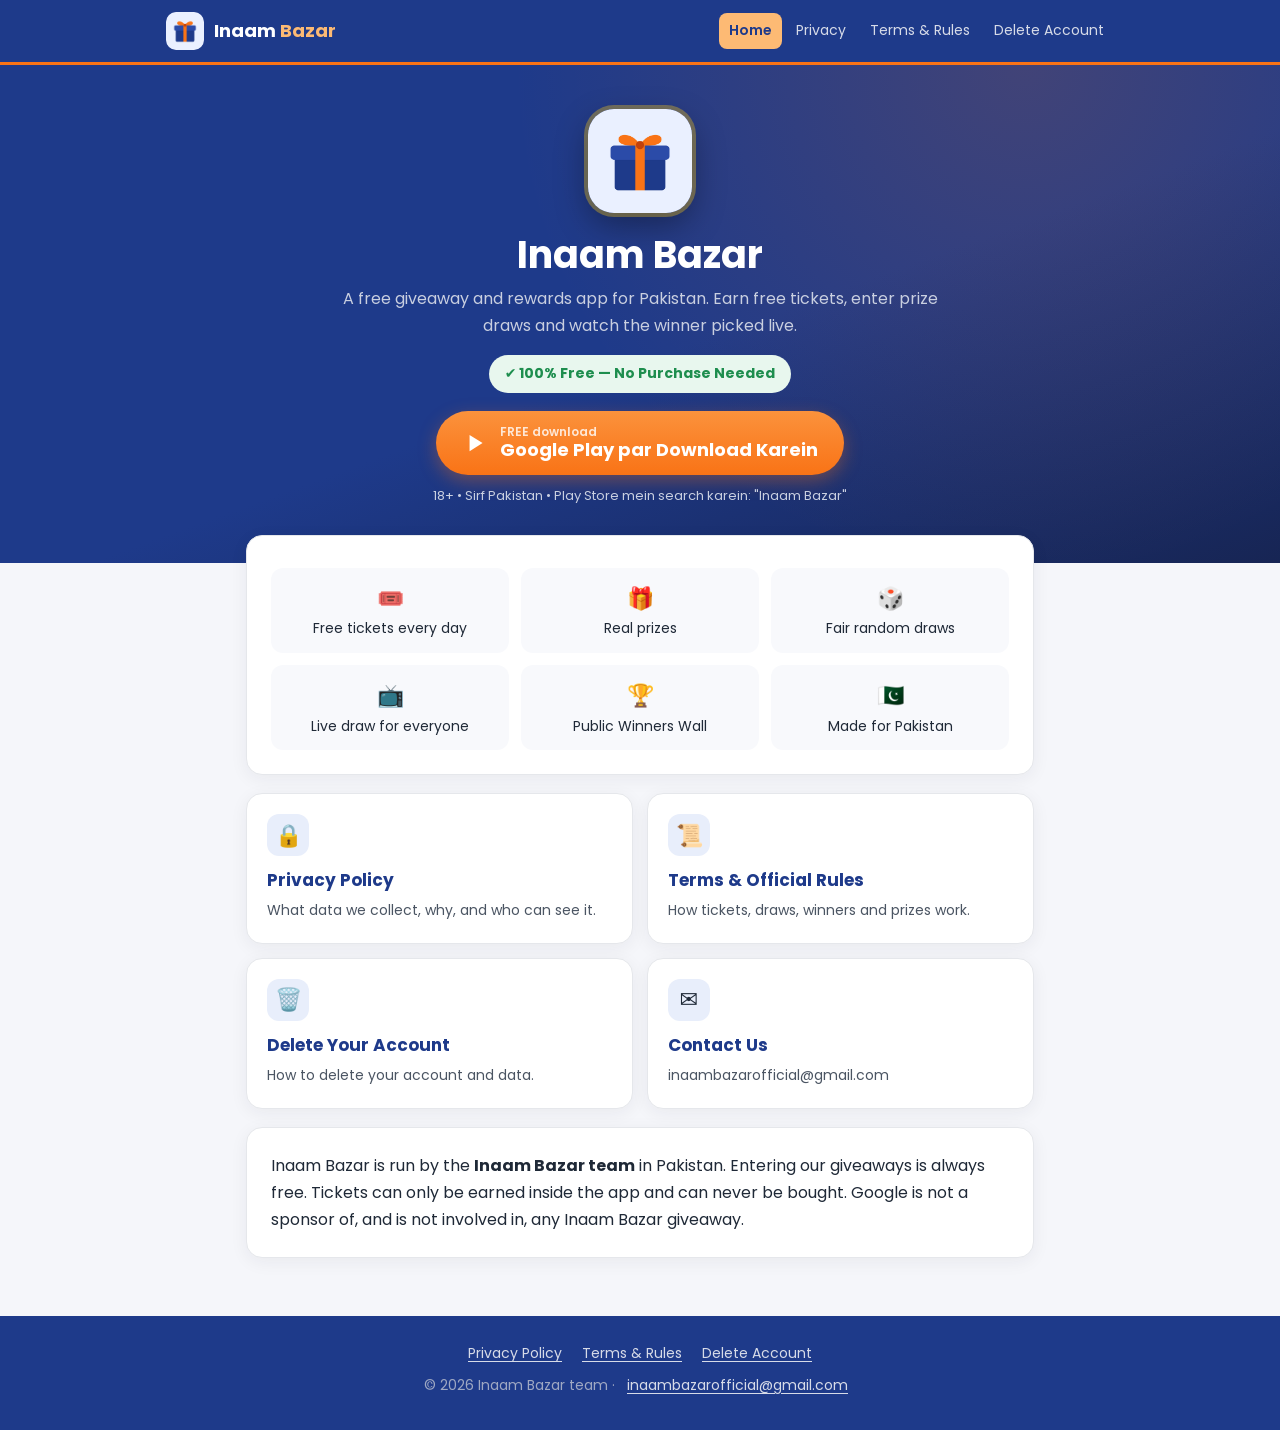
<file: index.html>
<!doctype html>
<html lang="en">
<head>
  <meta charset="utf-8">
  <meta name="viewport" content="width=device-width, initial-scale=1">
  <title>Inaam Bazar — Free Giveaways for Pakistan</title>
  <meta name="description" content="Inaam Bazar is a 100% free giveaway and rewards app for Pakistan. Earn free tickets, enter prize draws and watch winners live. No purchase needed.">
  <link rel="icon" type="image/png" href="logo.png">
  <link rel="preconnect" href="https://fonts.googleapis.com">
  <link rel="preconnect" href="https://fonts.gstatic.com" crossorigin>
  <link href="https://fonts.googleapis.com/css2?family=Poppins:wght@400;600;700&display=swap" rel="stylesheet">
  <link rel="stylesheet" href="style.css">
</head>
<body>
  <header class="topbar">
    <div class="topbar-inner">
      <a class="brand" href="./"><img src="logo.png" alt=""><span>Inaam <b>Bazar</b></span></a>
      <nav class="nav">
        <a href="./" class="active">Home</a>
        <a href="privacy.html">Privacy</a>
        <a href="terms.html">Terms &amp; Rules</a>
        <a href="delete-account.html">Delete Account</a>
      </nav>
    </div>
  </header>

  <div class="hero">
    <img class="hero-logo" src="logo.png" alt="Inaam Bazar logo">
    <h1>Inaam Bazar</h1>
    <p>A free giveaway and rewards app for Pakistan. Earn free tickets, enter prize draws and watch the winner picked live.</p>
    <div class="badge-free">✔ 100% Free — No Purchase Needed</div>
    <div>
      <a class="play-btn" href="https://play.google.com/store/apps/details?id=com.inaambazar.inaam_bazar">
        <svg viewBox="0 0 24 24" width="26" height="26" aria-hidden="true"><path d="M7 4.5v15l12-7.5z" fill="currentColor"/></svg>
        <span><small>FREE download</small>Google Play par Download Karein</span>
      </a>
    </div>
    <p class="play-note">18+ • Sirf Pakistan • Play Store mein search karein: "Inaam Bazar"</p>
  </div>

  <main>
    <div class="card">
      <ul class="features">
        <li><b>🎟️</b>Free tickets every day</li>
        <li><b>🎁</b>Real prizes</li>
        <li><b>🎲</b>Fair random draws</li>
        <li><b>📺</b>Live draw for everyone</li>
        <li><b>🏆</b>Public Winners Wall</li>
        <li><b>🇵🇰</b>Made for Pakistan</li>
      </ul>
    </div>

    <div class="tiles">
      <a class="tile" href="privacy.html">
        <div class="icon">🔒</div>
        <h3>Privacy Policy</h3>
        <p>What data we collect, why, and who can see it.</p>
      </a>
      <a class="tile" href="terms.html">
        <div class="icon">📜</div>
        <h3>Terms &amp; Official Rules</h3>
        <p>How tickets, draws, winners and prizes work.</p>
      </a>
      <a class="tile" href="delete-account.html">
        <div class="icon">🗑️</div>
        <h3>Delete Your Account</h3>
        <p>How to delete your account and data.</p>
      </a>
      <a class="tile" href="mailto:inaambazarofficial@gmail.com">
        <div class="icon">✉️</div>
        <h3>Contact Us</h3>
        <p>inaambazarofficial@gmail.com</p>
      </a>
    </div>

    <div class="card" style="margin-top:18px">
      <p style="margin:0">Inaam Bazar is run by the <b>Inaam Bazar team</b> in Pakistan. Entering our giveaways is always free. Tickets can only be earned inside the app and can never be bought. Google is not a sponsor of, and is not involved in, any Inaam Bazar giveaway.</p>
    </div>
  </main>

  <footer>
    <a href="privacy.html">Privacy Policy</a>
    <a href="terms.html">Terms &amp; Rules</a>
    <a href="delete-account.html">Delete Account</a>
    <p>© 2026 Inaam Bazar team · <a href="mailto:inaambazarofficial@gmail.com">inaambazarofficial@gmail.com</a></p>
  </footer>
</body>
</html>
</file>
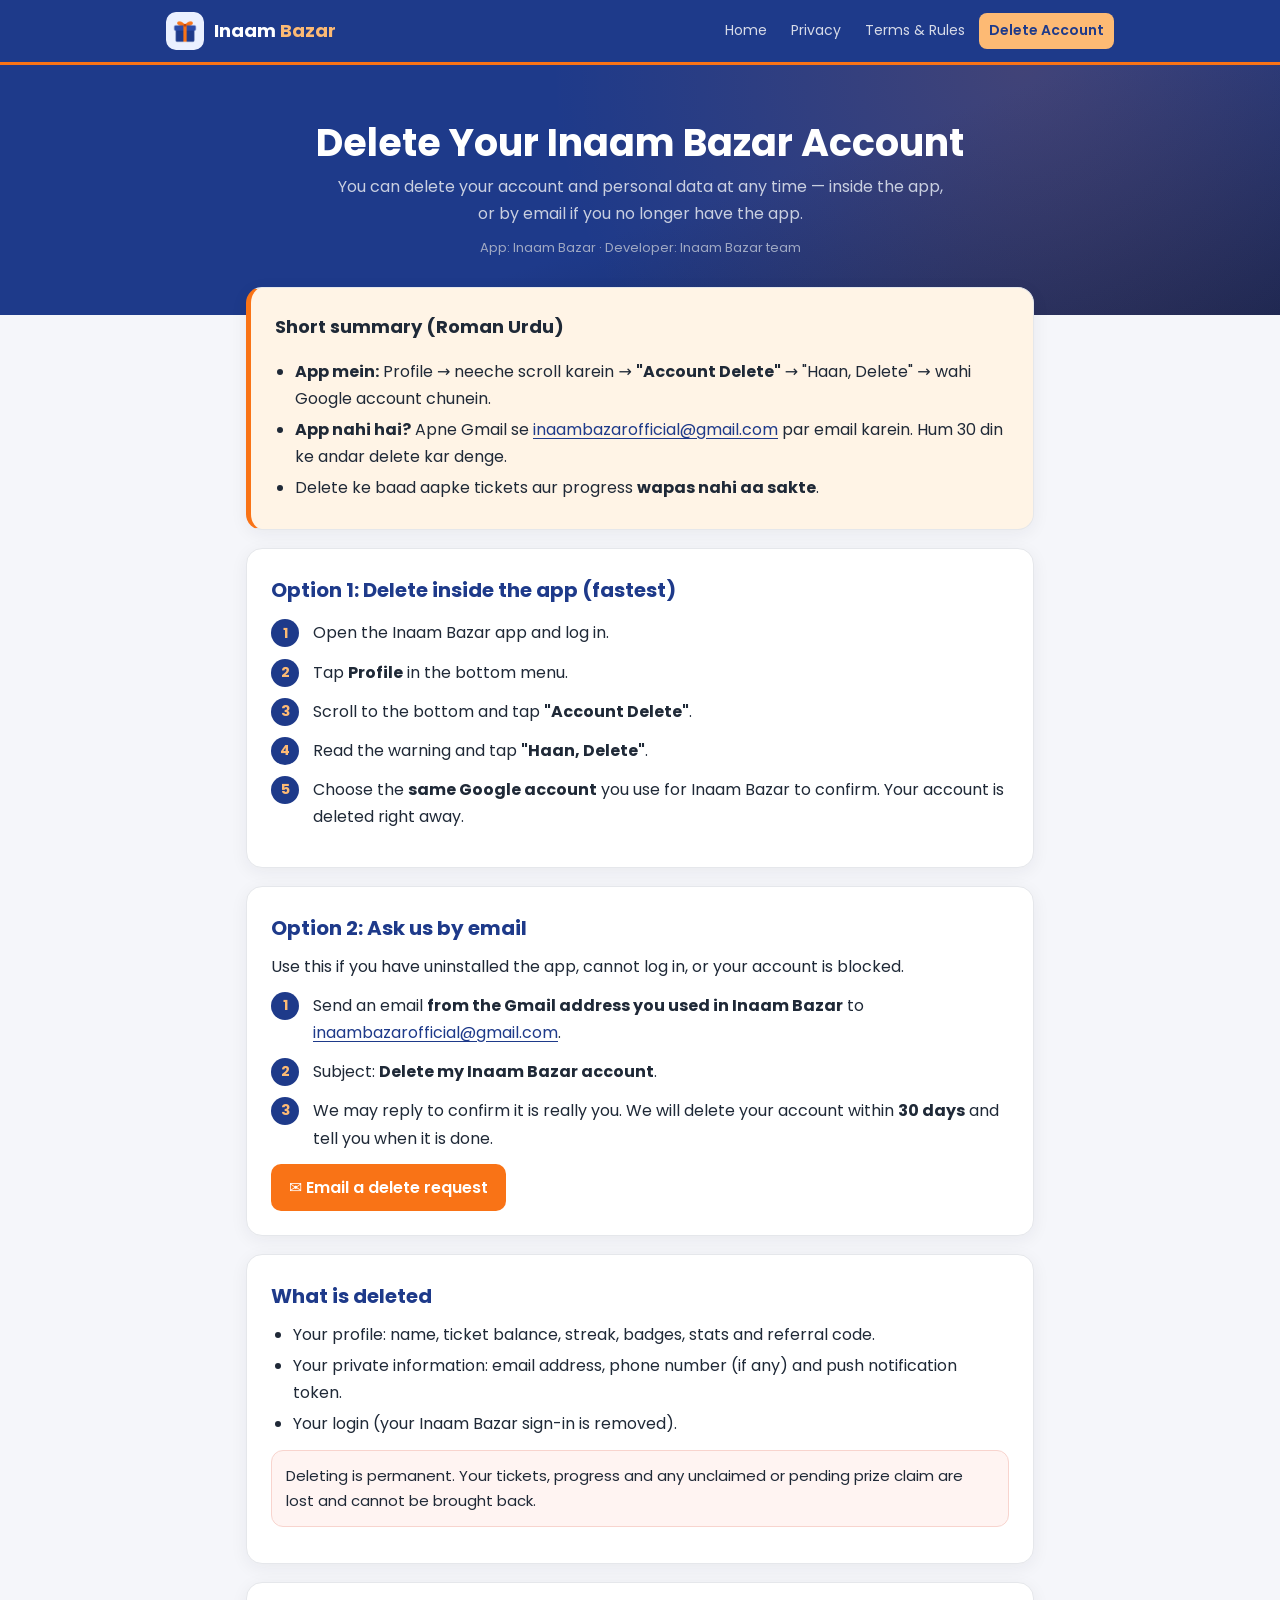
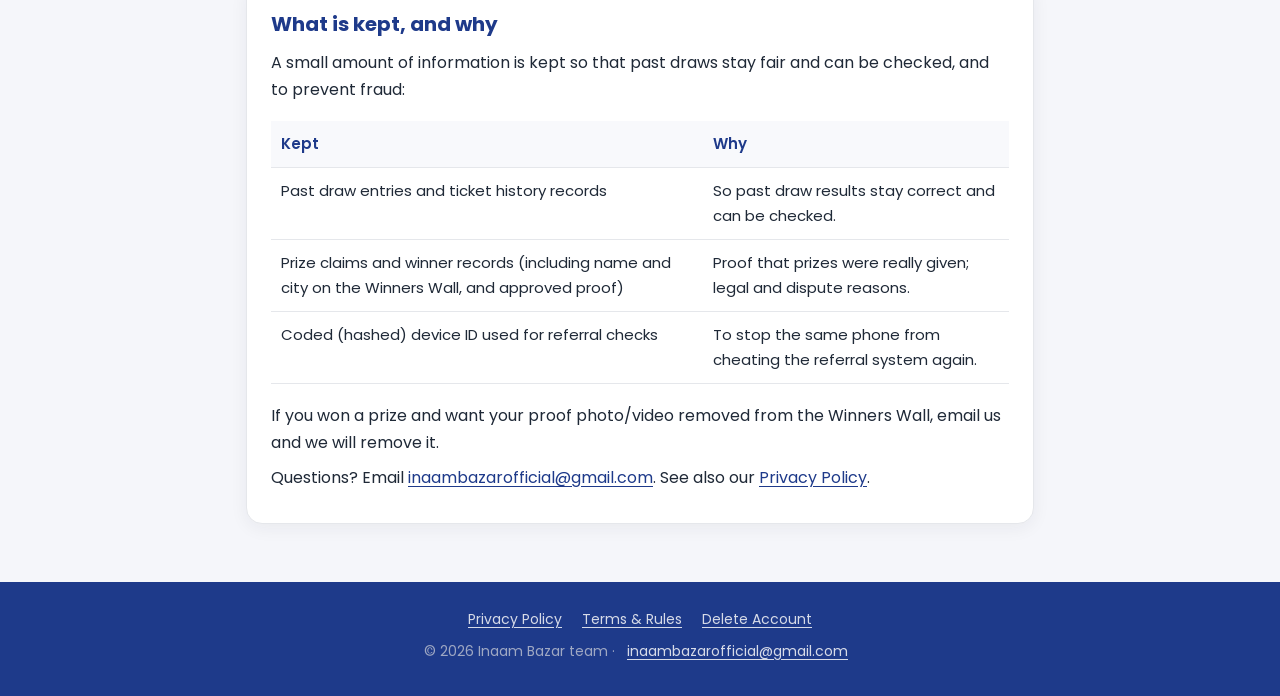
<file: delete-account.html>
<!doctype html>
<html lang="en">
<head>
  <meta charset="utf-8">
  <meta name="viewport" content="width=device-width, initial-scale=1">
  <title>Delete Your Account — Inaam Bazar</title>
  <meta name="description" content="How to delete your Inaam Bazar account and data, inside the app or by email, and what data is deleted or kept.">
  <link rel="icon" type="image/png" href="logo.png">
  <link rel="preconnect" href="https://fonts.googleapis.com">
  <link rel="preconnect" href="https://fonts.gstatic.com" crossorigin>
  <link href="https://fonts.googleapis.com/css2?family=Poppins:wght@400;600;700&display=swap" rel="stylesheet">
  <link rel="stylesheet" href="style.css">
</head>
<body>
  <header class="topbar">
    <div class="topbar-inner">
      <a class="brand" href="./"><img src="logo.png" alt=""><span>Inaam <b>Bazar</b></span></a>
      <nav class="nav">
        <a href="./">Home</a>
        <a href="privacy.html">Privacy</a>
        <a href="terms.html">Terms &amp; Rules</a>
        <a href="delete-account.html" class="active">Delete Account</a>
      </nav>
    </div>
  </header>

  <div class="hero">
    <h1>Delete Your Inaam Bazar Account</h1>
    <p>You can delete your account and personal data at any time — inside the app, or by email if you no longer have the app.</p>
    <div class="updated">App: Inaam Bazar · Developer: Inaam Bazar team</div>
  </div>

  <main>
    <div class="card summary">
      <h2>Short summary (Roman Urdu)</h2>
      <ul>
        <li><b>App mein:</b> Profile → neeche scroll karein → <b>"Account Delete"</b> → "Haan, Delete" → wahi Google account chunein.</li>
        <li><b>App nahi hai?</b> Apne Gmail se <a href="mailto:inaambazarofficial@gmail.com?subject=Delete%20my%20Inaam%20Bazar%20account">inaambazarofficial@gmail.com</a> par email karein. Hum 30 din ke andar delete kar denge.</li>
        <li>Delete ke baad aapke tickets aur progress <b>wapas nahi aa sakte</b>.</li>
      </ul>
    </div>

    <section class="card">
      <h2>Option 1: Delete inside the app (fastest)</h2>
      <ol class="steps">
        <li>Open the Inaam Bazar app and log in.</li>
        <li>Tap <b>Profile</b> in the bottom menu.</li>
        <li>Scroll to the bottom and tap <b>"Account Delete"</b>.</li>
        <li>Read the warning and tap <b>"Haan, Delete"</b>.</li>
        <li>Choose the <b>same Google account</b> you use for Inaam Bazar to confirm. Your account is deleted right away.</li>
      </ol>
    </section>

    <section class="card">
      <h2>Option 2: Ask us by email</h2>
      <p>Use this if you have uninstalled the app, cannot log in, or your account is blocked.</p>
      <ol class="steps">
        <li>Send an email <b>from the Gmail address you used in Inaam Bazar</b> to <a href="mailto:inaambazarofficial@gmail.com?subject=Delete%20my%20Inaam%20Bazar%20account">inaambazarofficial@gmail.com</a>.</li>
        <li>Subject: <b>Delete my Inaam Bazar account</b>.</li>
        <li>We may reply to confirm it is really you. We will delete your account within <b>30 days</b> and tell you when it is done.</li>
      </ol>
      <p style="margin-bottom:0"><a class="btn" href="mailto:inaambazarofficial@gmail.com?subject=Delete%20my%20Inaam%20Bazar%20account">✉️ Email a delete request</a></p>
    </section>

    <section class="card">
      <h2>What is deleted</h2>
      <ul>
        <li>Your profile: name, ticket balance, streak, badges, stats and referral code.</li>
        <li>Your private information: email address, phone number (if any) and push notification token.</li>
        <li>Your login (your Inaam Bazar sign-in is removed).</li>
      </ul>
      <div class="note warn">Deleting is permanent. Your tickets, progress and any unclaimed or pending prize claim are lost and cannot be brought back.</div>
    </section>

    <section class="card">
      <h2>What is kept, and why</h2>
      <p>A small amount of information is kept so that past draws stay fair and can be checked, and to prevent fraud:</p>
      <div class="table-wrap">
        <table>
          <tr><th>Kept</th><th>Why</th></tr>
          <tr><td>Past draw entries and ticket history records</td><td>So past draw results stay correct and can be checked.</td></tr>
          <tr><td>Prize claims and winner records (including name and city on the Winners Wall, and approved proof)</td><td>Proof that prizes were really given; legal and dispute reasons.</td></tr>
          <tr><td>Coded (hashed) device ID used for referral checks</td><td>To stop the same phone from cheating the referral system again.</td></tr>
        </table>
      </div>
      <p>If you won a prize and want your proof photo/video removed from the Winners Wall, email us and we will remove it.</p>
      <p>Questions? Email <a href="mailto:inaambazarofficial@gmail.com">inaambazarofficial@gmail.com</a>. See also our <a href="privacy.html">Privacy Policy</a>.</p>
    </section>
  </main>

  <footer>
    <a href="privacy.html">Privacy Policy</a>
    <a href="terms.html">Terms &amp; Rules</a>
    <a href="delete-account.html">Delete Account</a>
    <p>© 2026 Inaam Bazar team · <a href="mailto:inaambazarofficial@gmail.com">inaambazarofficial@gmail.com</a></p>
  </footer>
</body>
</html>
</file>
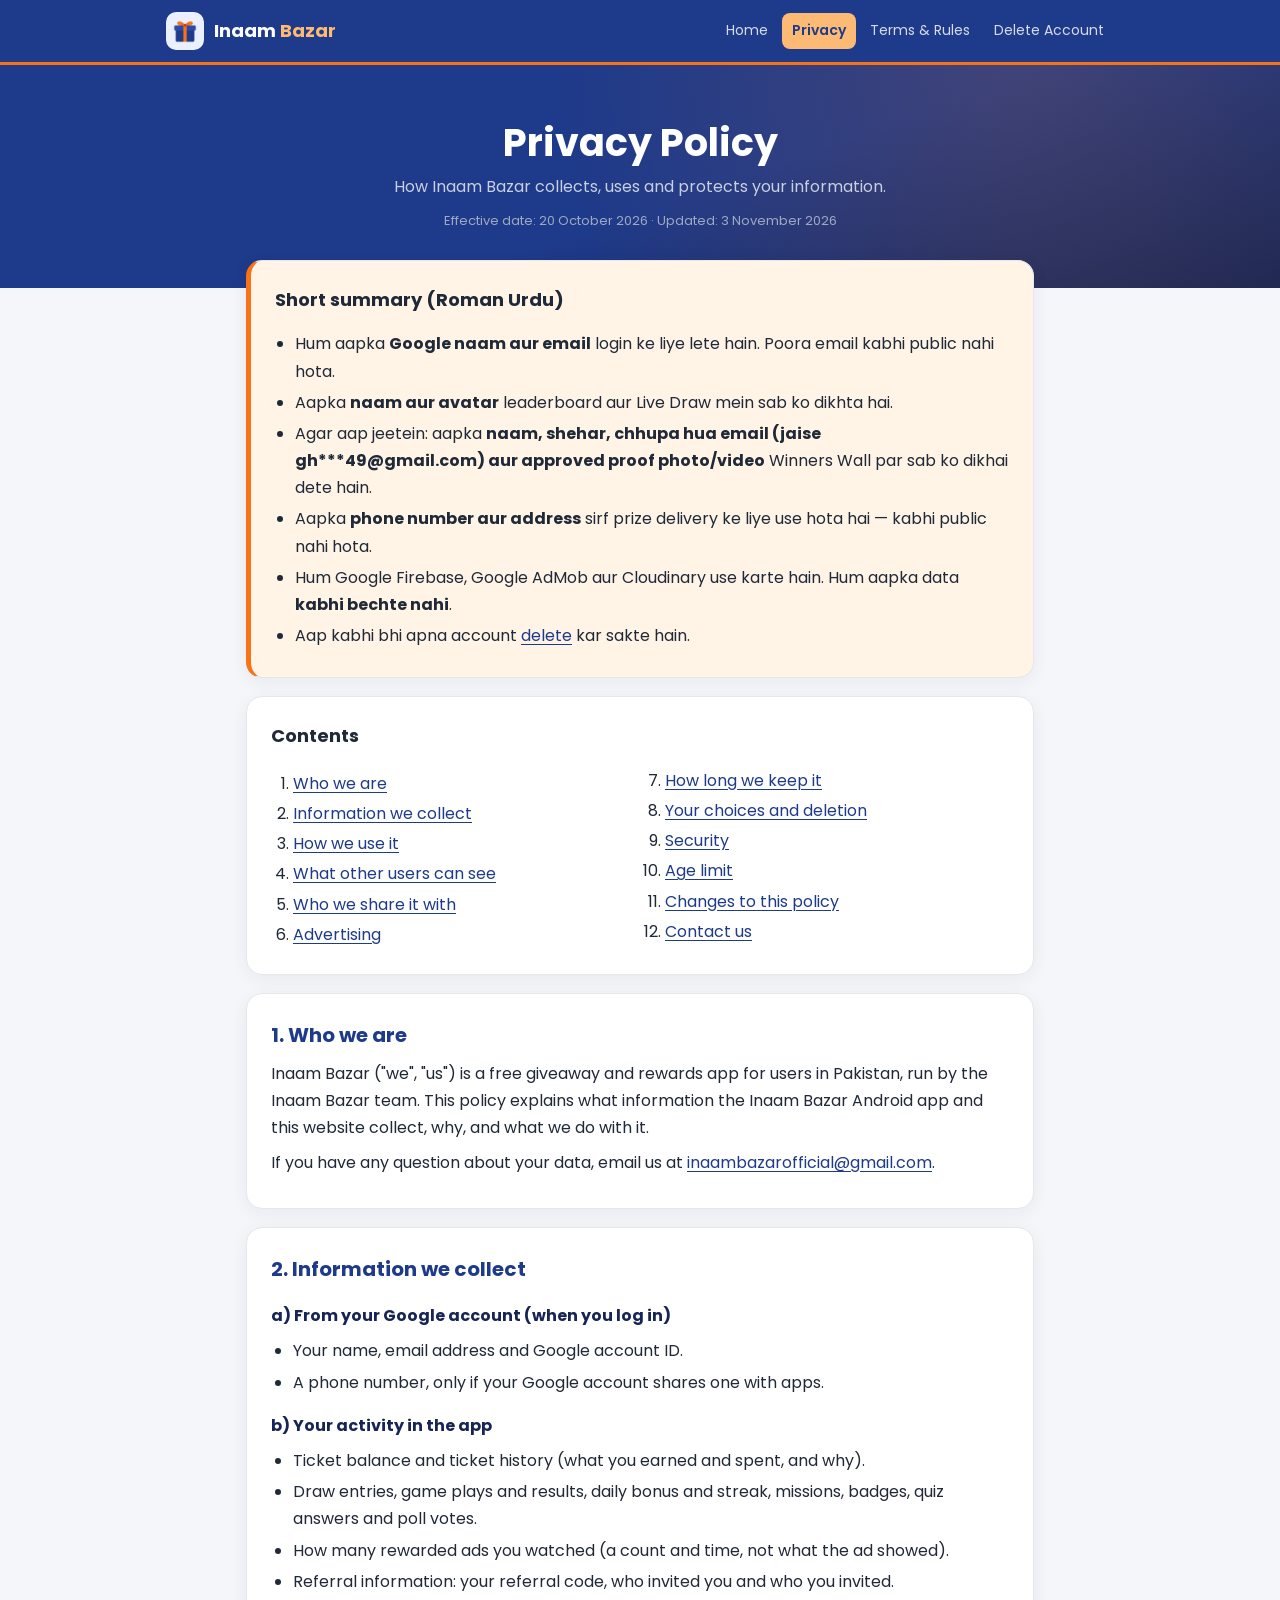
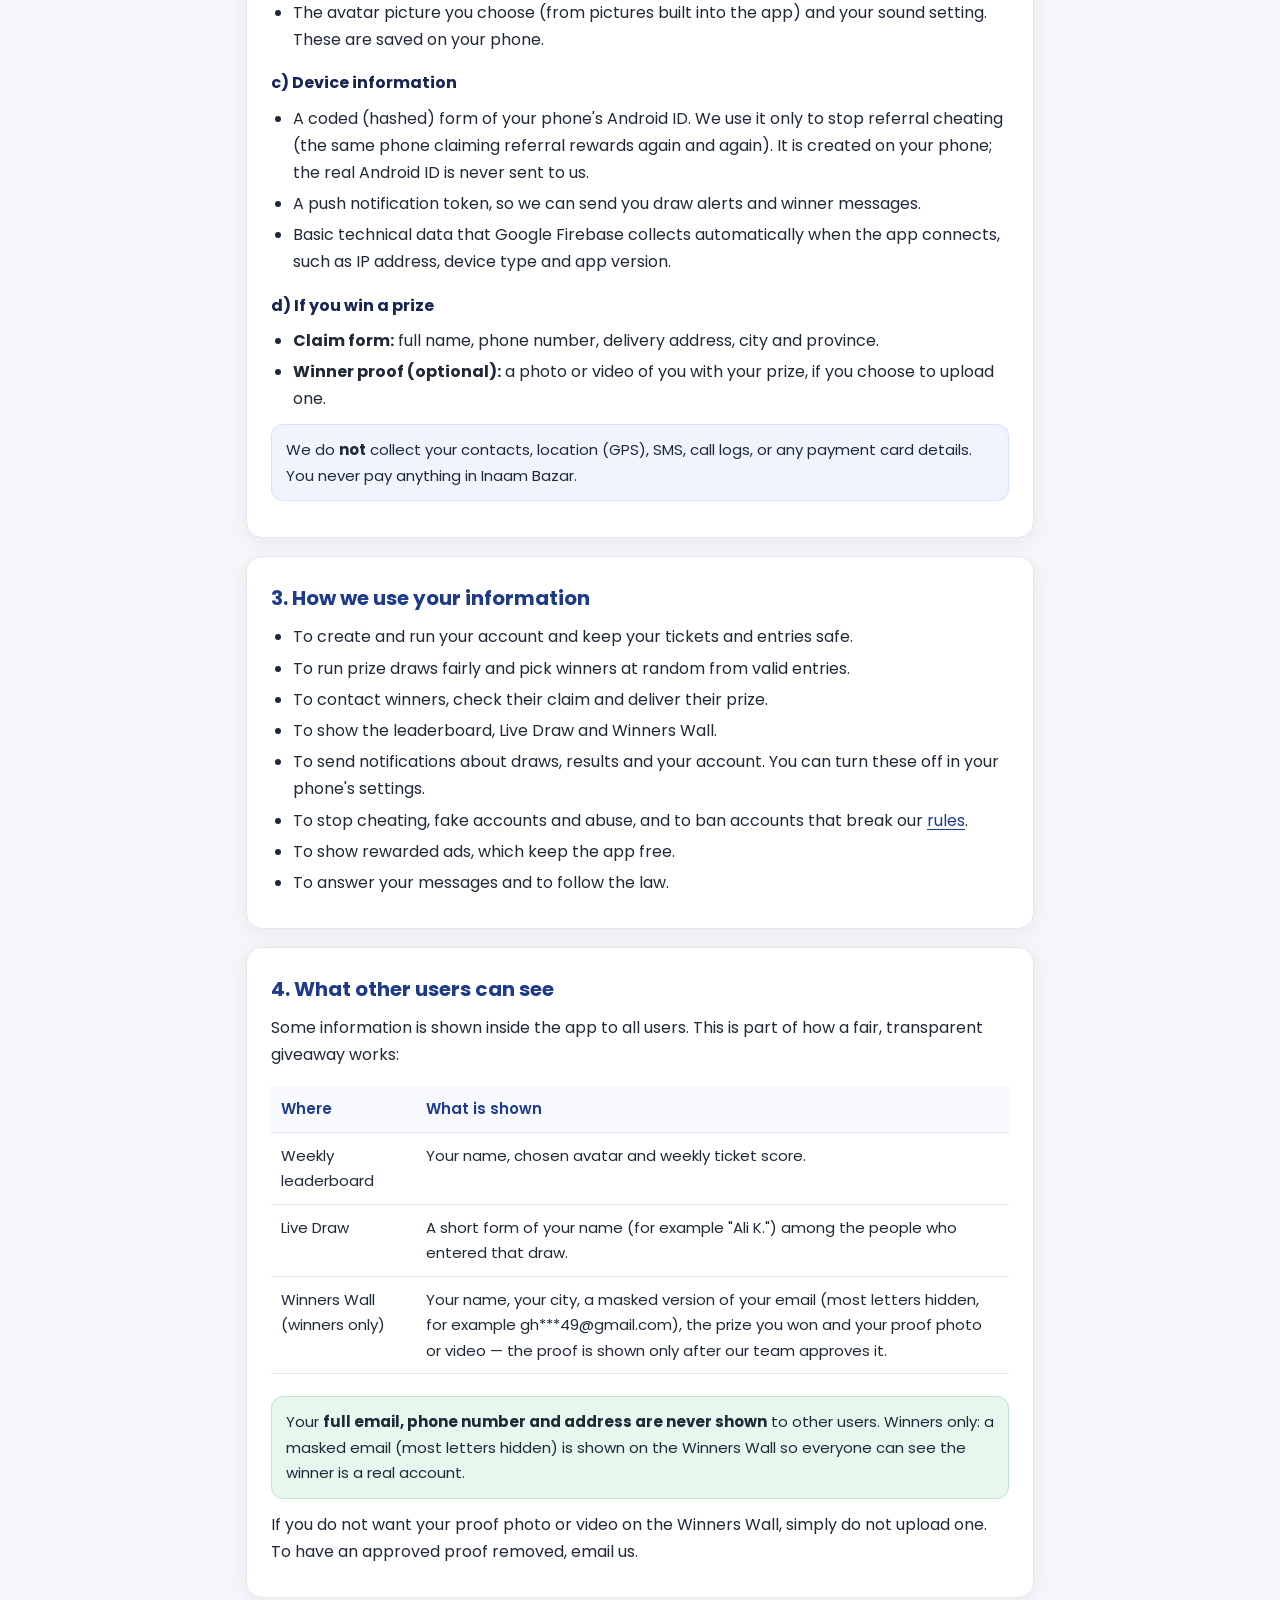
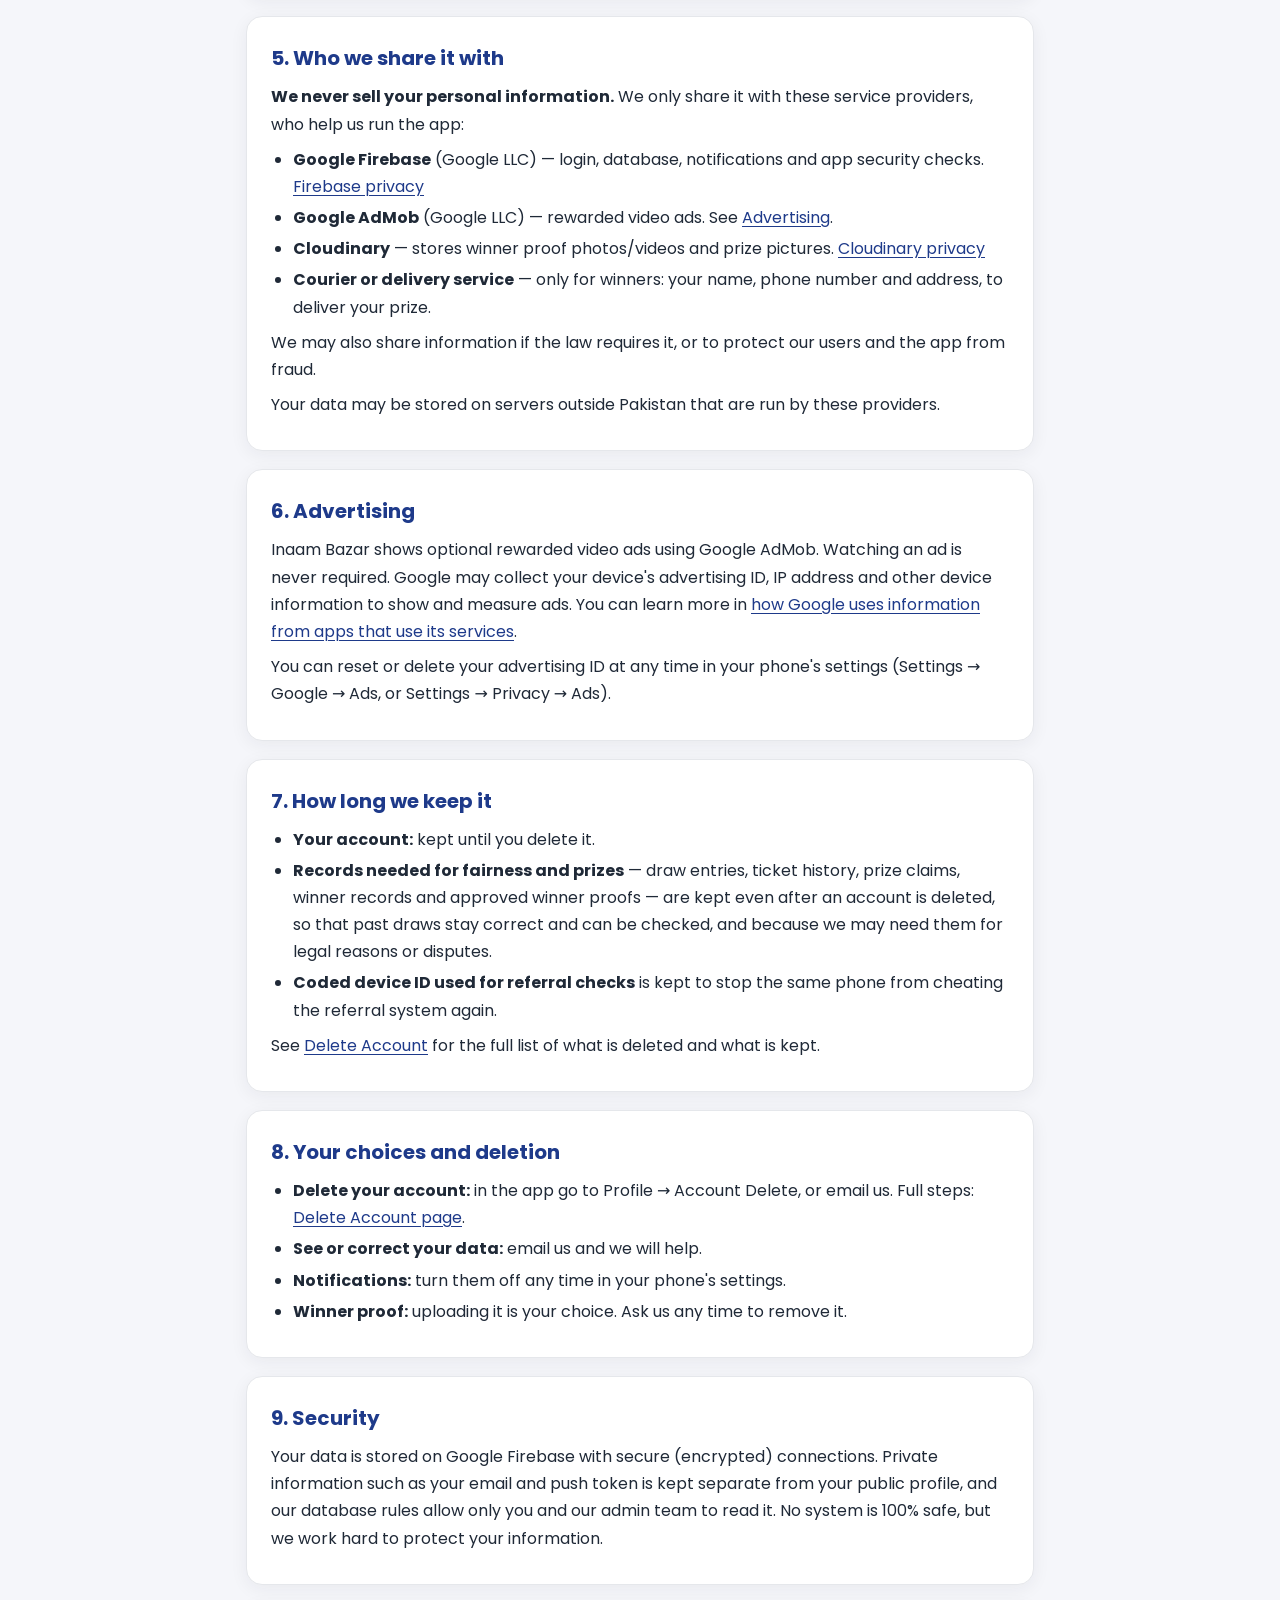
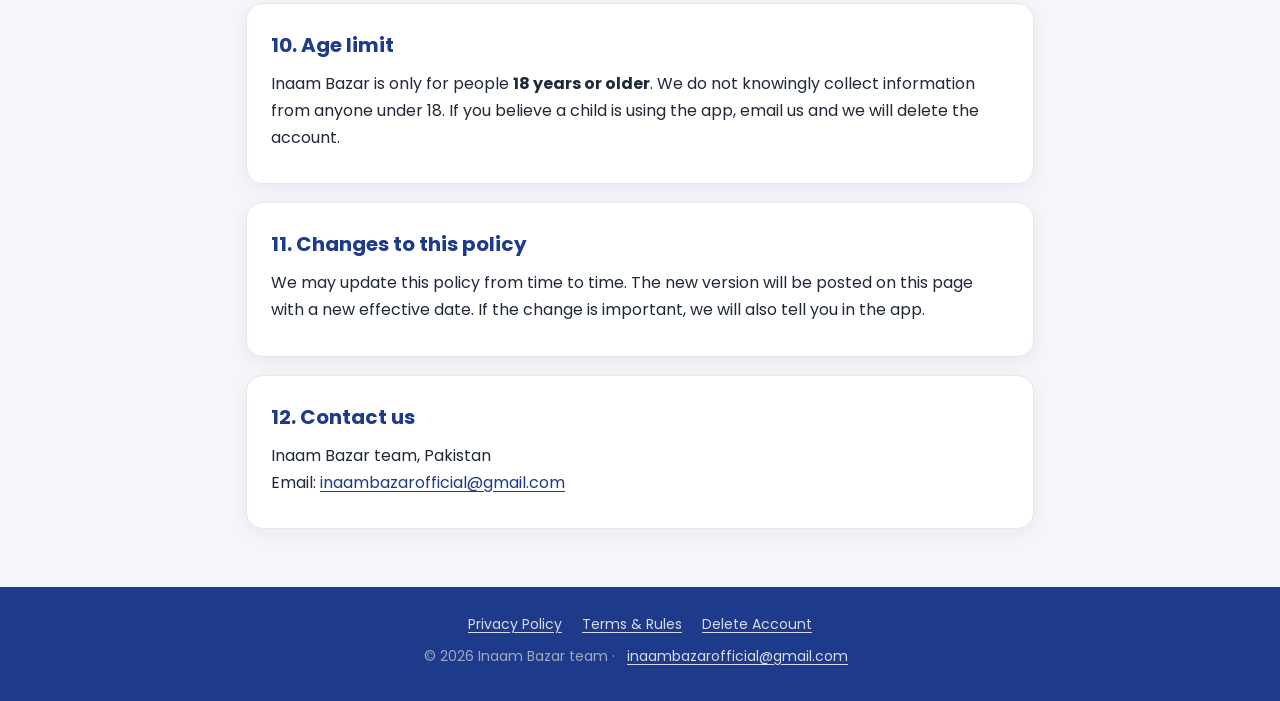
<file: privacy.html>
<!doctype html>
<html lang="en">
<head>
  <meta charset="utf-8">
  <meta name="viewport" content="width=device-width, initial-scale=1">
  <title>Privacy Policy — Inaam Bazar</title>
  <meta name="description" content="Inaam Bazar Privacy Policy: what data the app collects, how it is used, what is public, and how to delete your account.">
  <link rel="icon" type="image/png" href="logo.png">
  <link rel="preconnect" href="https://fonts.googleapis.com">
  <link rel="preconnect" href="https://fonts.gstatic.com" crossorigin>
  <link href="https://fonts.googleapis.com/css2?family=Poppins:wght@400;600;700&display=swap" rel="stylesheet">
  <link rel="stylesheet" href="style.css">
</head>
<body>
  <header class="topbar">
    <div class="topbar-inner">
      <a class="brand" href="./"><img src="logo.png" alt=""><span>Inaam <b>Bazar</b></span></a>
      <nav class="nav">
        <a href="./">Home</a>
        <a href="privacy.html" class="active">Privacy</a>
        <a href="terms.html">Terms &amp; Rules</a>
        <a href="delete-account.html">Delete Account</a>
      </nav>
    </div>
  </header>

  <div class="hero">
    <h1>Privacy Policy</h1>
    <p>How Inaam Bazar collects, uses and protects your information.</p>
    <div class="updated">Effective date: 20 October 2026 · Updated: 3 November 2026</div>
  </div>

  <main>
    <div class="card summary">
      <h2>Short summary (Roman Urdu)</h2>
      <ul>
        <li>Hum aapka <b>Google naam aur email</b> login ke liye lete hain. Poora email kabhi public nahi hota.</li>
        <li>Aapka <b>naam aur avatar</b> leaderboard aur Live Draw mein sab ko dikhta hai.</li>
        <li>Agar aap jeetein: aapka <b>naam, shehar, chhupa hua email (jaise gh***49@gmail.com) aur approved proof photo/video</b> Winners Wall par sab ko dikhai dete hain.</li>
        <li>Aapka <b>phone number aur address</b> sirf prize delivery ke liye use hota hai — kabhi public nahi hota.</li>
        <li>Hum Google Firebase, Google AdMob aur Cloudinary use karte hain. Hum aapka data <b>kabhi bechte nahi</b>.</li>
        <li>Aap kabhi bhi apna account <a href="delete-account.html">delete</a> kar sakte hain.</li>
      </ul>
    </div>

    <div class="card toc">
      <h2>Contents</h2>
      <ol>
        <li><a href="#who">Who we are</a></li>
        <li><a href="#collect">Information we collect</a></li>
        <li><a href="#use">How we use it</a></li>
        <li><a href="#public">What other users can see</a></li>
        <li><a href="#share">Who we share it with</a></li>
        <li><a href="#ads">Advertising</a></li>
        <li><a href="#keep">How long we keep it</a></li>
        <li><a href="#rights">Your choices and deletion</a></li>
        <li><a href="#security">Security</a></li>
        <li><a href="#age">Age limit</a></li>
        <li><a href="#changes">Changes to this policy</a></li>
        <li><a href="#contact">Contact us</a></li>
      </ol>
    </div>

    <section class="card" id="who">
      <h2>1. Who we are</h2>
      <p>Inaam Bazar ("we", "us") is a free giveaway and rewards app for users in Pakistan, run by the Inaam Bazar team. This policy explains what information the Inaam Bazar Android app and this website collect, why, and what we do with it.</p>
      <p>If you have any question about your data, email us at <a href="mailto:inaambazarofficial@gmail.com">inaambazarofficial@gmail.com</a>.</p>
    </section>

    <section class="card" id="collect">
      <h2>2. Information we collect</h2>

      <h3>a) From your Google account (when you log in)</h3>
      <ul>
        <li>Your name, email address and Google account ID.</li>
        <li>A phone number, only if your Google account shares one with apps.</li>
      </ul>

      <h3>b) Your activity in the app</h3>
      <ul>
        <li>Ticket balance and ticket history (what you earned and spent, and why).</li>
        <li>Draw entries, game plays and results, daily bonus and streak, missions, badges, quiz answers and poll votes.</li>
        <li>How many rewarded ads you watched (a count and time, not what the ad showed).</li>
        <li>Referral information: your referral code, who invited you and who you invited.</li>
        <li>The avatar picture you choose (from pictures built into the app) and your sound setting. These are saved on your phone.</li>
      </ul>

      <h3>c) Device information</h3>
      <ul>
        <li>A coded (hashed) form of your phone's Android ID. We use it only to stop referral cheating (the same phone claiming referral rewards again and again). It is created on your phone; the real Android ID is never sent to us.</li>
        <li>A push notification token, so we can send you draw alerts and winner messages.</li>
        <li>Basic technical data that Google Firebase collects automatically when the app connects, such as IP address, device type and app version.</li>
      </ul>

      <h3>d) If you win a prize</h3>
      <ul>
        <li><b>Claim form:</b> full name, phone number, delivery address, city and province.</li>
        <li><b>Winner proof (optional):</b> a photo or video of you with your prize, if you choose to upload one.</li>
      </ul>

      <div class="note">We do <b>not</b> collect your contacts, location (GPS), SMS, call logs, or any payment card details. You never pay anything in Inaam Bazar.</div>
    </section>

    <section class="card" id="use">
      <h2>3. How we use your information</h2>
      <ul>
        <li>To create and run your account and keep your tickets and entries safe.</li>
        <li>To run prize draws fairly and pick winners at random from valid entries.</li>
        <li>To contact winners, check their claim and deliver their prize.</li>
        <li>To show the leaderboard, Live Draw and Winners Wall.</li>
        <li>To send notifications about draws, results and your account. You can turn these off in your phone's settings.</li>
        <li>To stop cheating, fake accounts and abuse, and to ban accounts that break our <a href="terms.html">rules</a>.</li>
        <li>To show rewarded ads, which keep the app free.</li>
        <li>To answer your messages and to follow the law.</li>
      </ul>
    </section>

    <section class="card" id="public">
      <h2>4. What other users can see</h2>
      <p>Some information is shown inside the app to all users. This is part of how a fair, transparent giveaway works:</p>
      <div class="table-wrap">
        <table>
          <tr><th>Where</th><th>What is shown</th></tr>
          <tr><td>Weekly leaderboard</td><td>Your name, chosen avatar and weekly ticket score.</td></tr>
          <tr><td>Live Draw</td><td>A short form of your name (for example "Ali K.") among the people who entered that draw.</td></tr>
          <tr><td>Winners Wall (winners only)</td><td>Your name, your city, a masked version of your email (most letters hidden, for example gh***49@gmail.com), the prize you won and your proof photo or video — the proof is shown only after our team approves it.</td></tr>
        </table>
      </div>
      <div class="note ok">Your <b>full email, phone number and address are never shown</b> to other users. Winners only: a masked email (most letters hidden) is shown on the Winners Wall so everyone can see the winner is a real account.</div>
      <p>If you do not want your proof photo or video on the Winners Wall, simply do not upload one. To have an approved proof removed, email us.</p>
    </section>

    <section class="card" id="share">
      <h2>5. Who we share it with</h2>
      <p><b>We never sell your personal information.</b> We only share it with these service providers, who help us run the app:</p>
      <ul>
        <li><b>Google Firebase</b> (Google LLC) — login, database, notifications and app security checks. <a href="https://firebase.google.com/support/privacy" target="_blank" rel="noopener">Firebase privacy</a></li>
        <li><b>Google AdMob</b> (Google LLC) — rewarded video ads. See <a href="#ads">Advertising</a>.</li>
        <li><b>Cloudinary</b> — stores winner proof photos/videos and prize pictures. <a href="https://cloudinary.com/privacy" target="_blank" rel="noopener">Cloudinary privacy</a></li>
        <li><b>Courier or delivery service</b> — only for winners: your name, phone number and address, to deliver your prize.</li>
      </ul>
      <p>We may also share information if the law requires it, or to protect our users and the app from fraud.</p>
      <p>Your data may be stored on servers outside Pakistan that are run by these providers.</p>
    </section>

    <section class="card" id="ads">
      <h2>6. Advertising</h2>
      <p>Inaam Bazar shows optional rewarded video ads using Google AdMob. Watching an ad is never required. Google may collect your device's advertising ID, IP address and other device information to show and measure ads. You can learn more in <a href="https://policies.google.com/technologies/partner-sites" target="_blank" rel="noopener">how Google uses information from apps that use its services</a>.</p>
      <p>You can reset or delete your advertising ID at any time in your phone's settings (Settings → Google → Ads, or Settings → Privacy → Ads).</p>
    </section>

    <section class="card" id="keep">
      <h2>7. How long we keep it</h2>
      <ul>
        <li><b>Your account:</b> kept until you delete it.</li>
        <li><b>Records needed for fairness and prizes</b> — draw entries, ticket history, prize claims, winner records and approved winner proofs — are kept even after an account is deleted, so that past draws stay correct and can be checked, and because we may need them for legal reasons or disputes.</li>
        <li><b>Coded device ID used for referral checks</b> is kept to stop the same phone from cheating the referral system again.</li>
      </ul>
      <p>See <a href="delete-account.html">Delete Account</a> for the full list of what is deleted and what is kept.</p>
    </section>

    <section class="card" id="rights">
      <h2>8. Your choices and deletion</h2>
      <ul>
        <li><b>Delete your account:</b> in the app go to Profile → Account Delete, or email us. Full steps: <a href="delete-account.html">Delete Account page</a>.</li>
        <li><b>See or correct your data:</b> email us and we will help.</li>
        <li><b>Notifications:</b> turn them off any time in your phone's settings.</li>
        <li><b>Winner proof:</b> uploading it is your choice. Ask us any time to remove it.</li>
      </ul>
    </section>

    <section class="card" id="security">
      <h2>9. Security</h2>
      <p>Your data is stored on Google Firebase with secure (encrypted) connections. Private information such as your email and push token is kept separate from your public profile, and our database rules allow only you and our admin team to read it. No system is 100% safe, but we work hard to protect your information.</p>
    </section>

    <section class="card" id="age">
      <h2>10. Age limit</h2>
      <p>Inaam Bazar is only for people <b>18 years or older</b>. We do not knowingly collect information from anyone under 18. If you believe a child is using the app, email us and we will delete the account.</p>
    </section>

    <section class="card" id="changes">
      <h2>11. Changes to this policy</h2>
      <p>We may update this policy from time to time. The new version will be posted on this page with a new effective date. If the change is important, we will also tell you in the app.</p>
    </section>

    <section class="card" id="contact">
      <h2>12. Contact us</h2>
      <p>Inaam Bazar team, Pakistan<br>Email: <a href="mailto:inaambazarofficial@gmail.com">inaambazarofficial@gmail.com</a></p>
    </section>
  </main>

  <footer>
    <a href="privacy.html">Privacy Policy</a>
    <a href="terms.html">Terms &amp; Rules</a>
    <a href="delete-account.html">Delete Account</a>
    <p>© 2026 Inaam Bazar team · <a href="mailto:inaambazarofficial@gmail.com">inaambazarofficial@gmail.com</a></p>
  </footer>
</body>
</html>
</file>
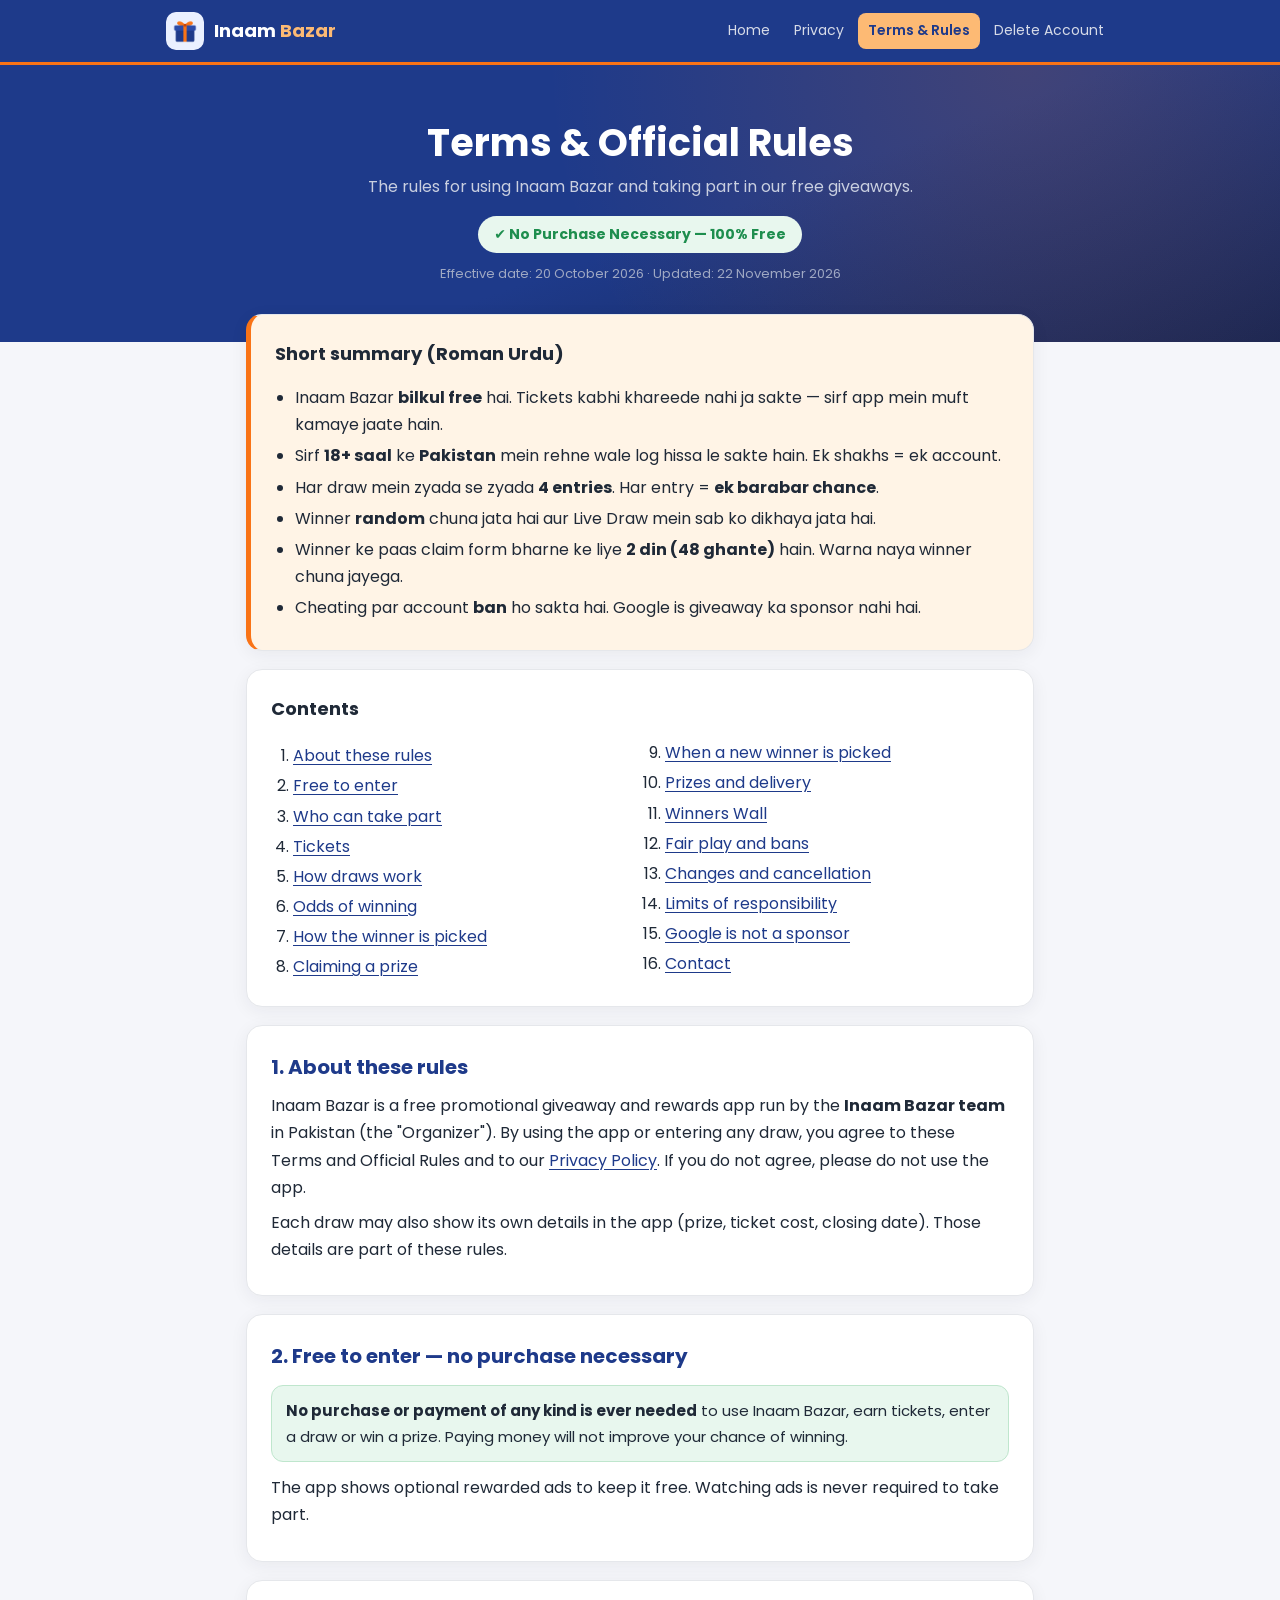
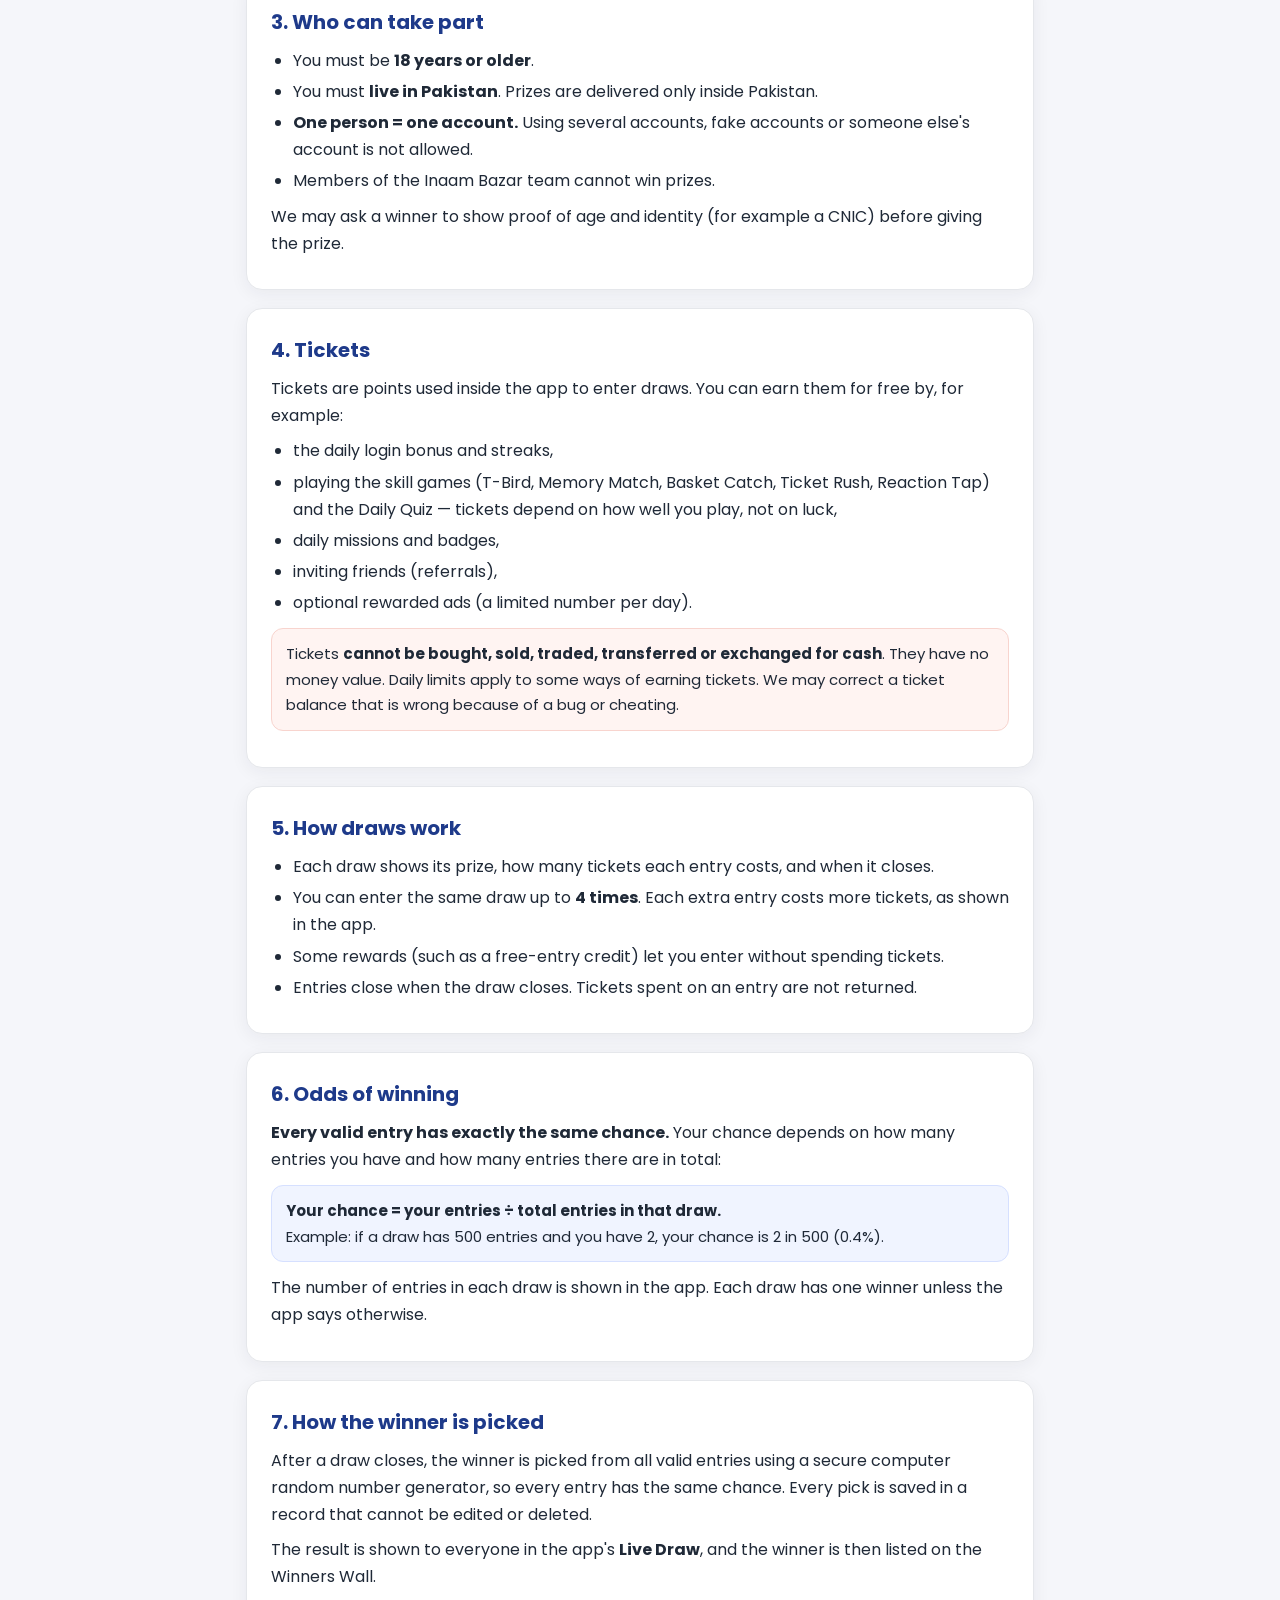
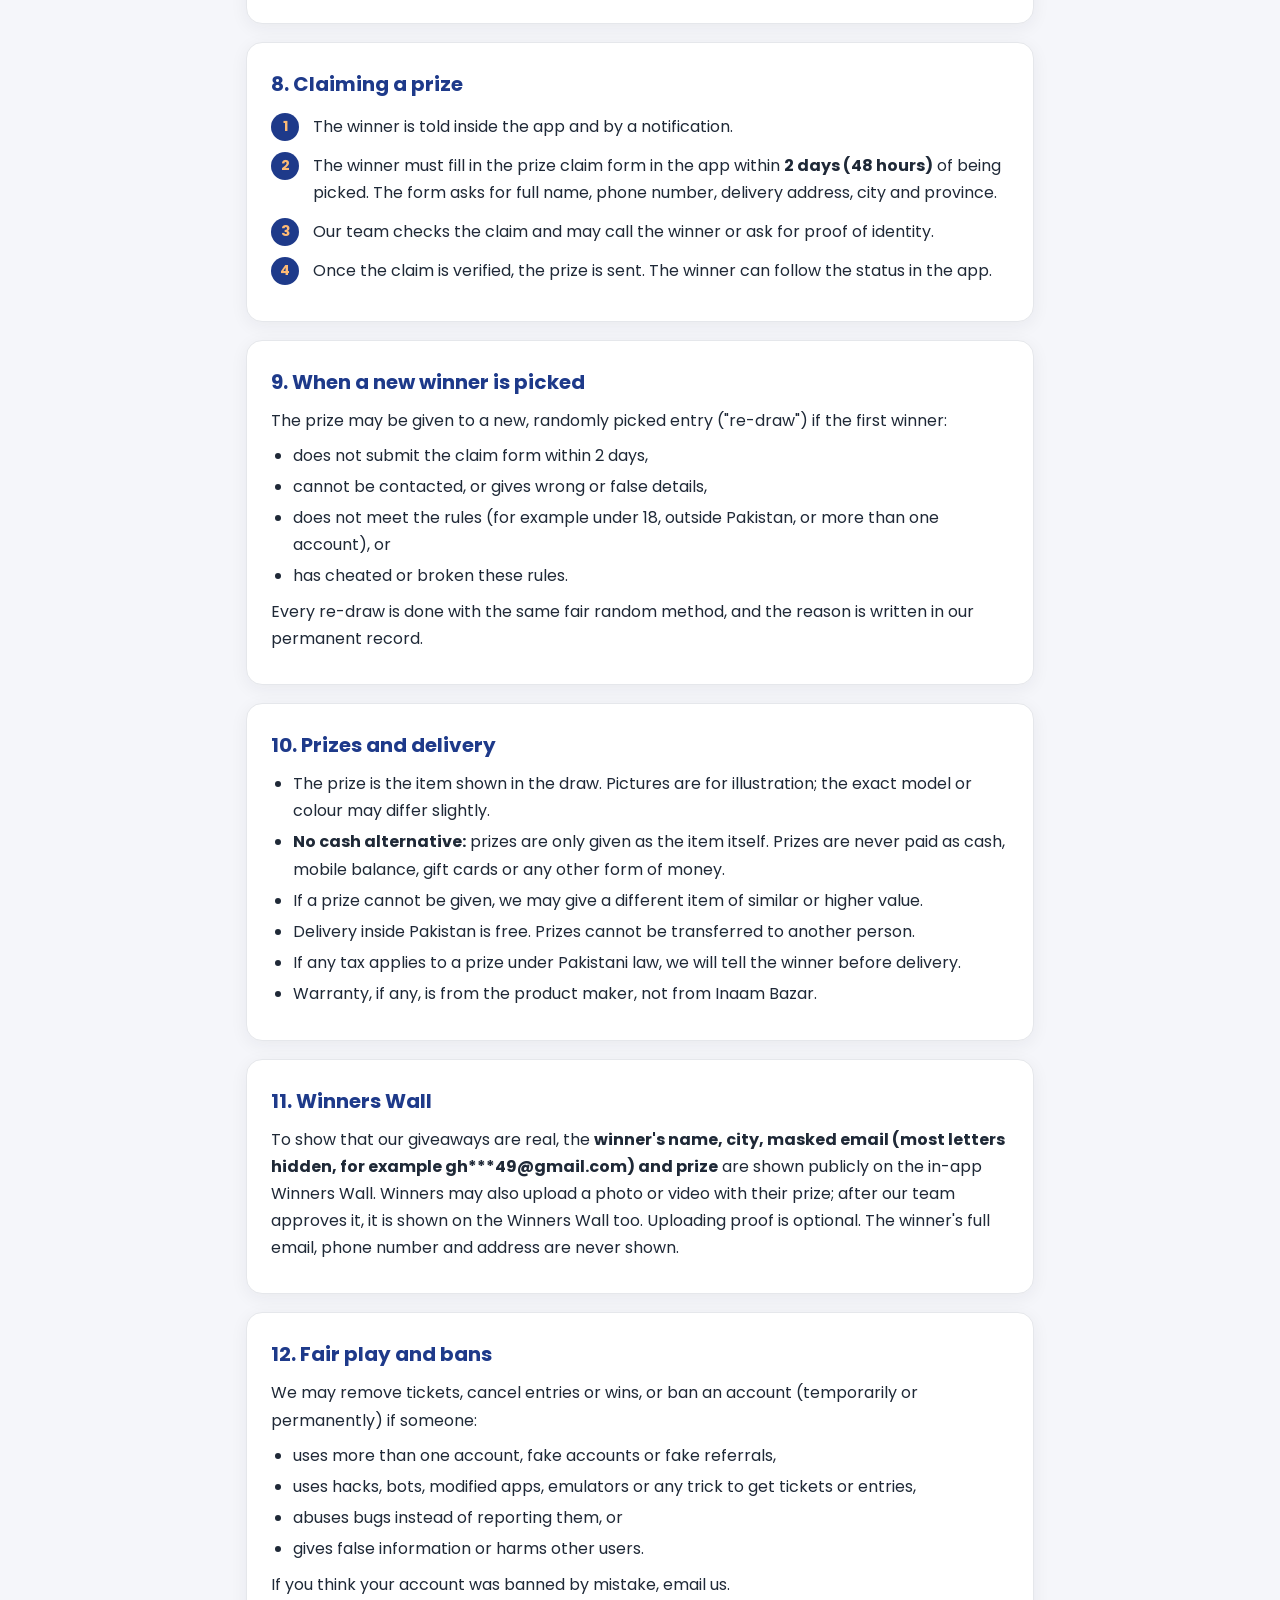
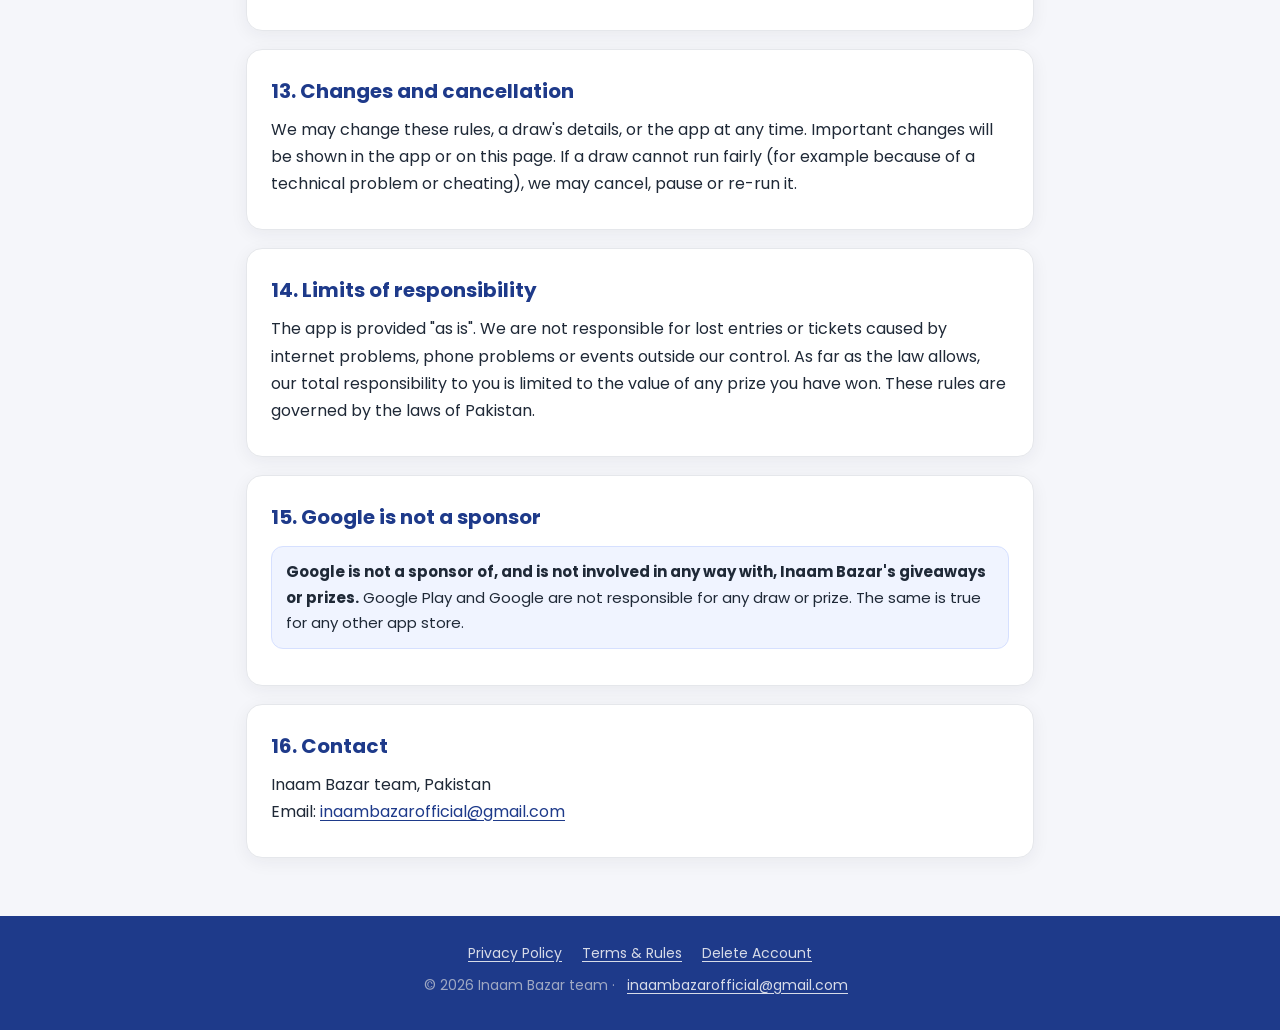
<file: terms.html>
<!doctype html>
<html lang="en">
<head>
  <meta charset="utf-8">
  <meta name="viewport" content="width=device-width, initial-scale=1">
  <title>Terms &amp; Official Rules — Inaam Bazar</title>
  <meta name="description" content="Inaam Bazar Terms and Official Giveaway Rules: free entry, eligibility, odds, winner selection, claiming and prizes.">
  <link rel="icon" type="image/png" href="logo.png">
  <link rel="preconnect" href="https://fonts.googleapis.com">
  <link rel="preconnect" href="https://fonts.gstatic.com" crossorigin>
  <link href="https://fonts.googleapis.com/css2?family=Poppins:wght@400;600;700&display=swap" rel="stylesheet">
  <link rel="stylesheet" href="style.css">
</head>
<body>
  <header class="topbar">
    <div class="topbar-inner">
      <a class="brand" href="./"><img src="logo.png" alt=""><span>Inaam <b>Bazar</b></span></a>
      <nav class="nav">
        <a href="./">Home</a>
        <a href="privacy.html">Privacy</a>
        <a href="terms.html" class="active">Terms &amp; Rules</a>
        <a href="delete-account.html">Delete Account</a>
      </nav>
    </div>
  </header>

  <div class="hero">
    <h1>Terms &amp; Official Rules</h1>
    <p>The rules for using Inaam Bazar and taking part in our free giveaways.</p>
    <div class="badge-free">✔ No Purchase Necessary — 100% Free</div>
    <div class="updated">Effective date: 20 October 2026 · Updated: 22 November 2026</div>
  </div>

  <main>
    <div class="card summary">
      <h2>Short summary (Roman Urdu)</h2>
      <ul>
        <li>Inaam Bazar <b>bilkul free</b> hai. Tickets kabhi khareede nahi ja sakte — sirf app mein muft kamaye jaate hain.</li>
        <li>Sirf <b>18+ saal</b> ke <b>Pakistan</b> mein rehne wale log hissa le sakte hain. Ek shakhs = ek account.</li>
        <li>Har draw mein zyada se zyada <b>4 entries</b>. Har entry = <b>ek barabar chance</b>.</li>
        <li>Winner <b>random</b> chuna jata hai aur Live Draw mein sab ko dikhaya jata hai.</li>
        <li>Winner ke paas claim form bharne ke liye <b>2 din (48 ghante)</b> hain. Warna naya winner chuna jayega.</li>
        <li>Cheating par account <b>ban</b> ho sakta hai. Google is giveaway ka sponsor nahi hai.</li>
      </ul>
    </div>

    <div class="card toc">
      <h2>Contents</h2>
      <ol>
        <li><a href="#about">About these rules</a></li>
        <li><a href="#free">Free to enter</a></li>
        <li><a href="#eligible">Who can take part</a></li>
        <li><a href="#tickets">Tickets</a></li>
        <li><a href="#draws">How draws work</a></li>
        <li><a href="#odds">Odds of winning</a></li>
        <li><a href="#winner">How the winner is picked</a></li>
        <li><a href="#claim">Claiming a prize</a></li>
        <li><a href="#reroll">When a new winner is picked</a></li>
        <li><a href="#prizes">Prizes and delivery</a></li>
        <li><a href="#publicity">Winners Wall</a></li>
        <li><a href="#fair">Fair play and bans</a></li>
        <li><a href="#changes">Changes and cancellation</a></li>
        <li><a href="#liability">Limits of responsibility</a></li>
        <li><a href="#google">Google is not a sponsor</a></li>
        <li><a href="#contact">Contact</a></li>
      </ol>
    </div>

    <section class="card" id="about">
      <h2>1. About these rules</h2>
      <p>Inaam Bazar is a free promotional giveaway and rewards app run by the <b>Inaam Bazar team</b> in Pakistan (the "Organizer"). By using the app or entering any draw, you agree to these Terms and Official Rules and to our <a href="privacy.html">Privacy Policy</a>. If you do not agree, please do not use the app.</p>
      <p>Each draw may also show its own details in the app (prize, ticket cost, closing date). Those details are part of these rules.</p>
    </section>

    <section class="card" id="free">
      <h2>2. Free to enter — no purchase necessary</h2>
      <div class="note ok"><b>No purchase or payment of any kind is ever needed</b> to use Inaam Bazar, earn tickets, enter a draw or win a prize. Paying money will not improve your chance of winning.</div>
      <p>The app shows optional rewarded ads to keep it free. Watching ads is never required to take part.</p>
    </section>

    <section class="card" id="eligible">
      <h2>3. Who can take part</h2>
      <ul>
        <li>You must be <b>18 years or older</b>.</li>
        <li>You must <b>live in Pakistan</b>. Prizes are delivered only inside Pakistan.</li>
        <li><b>One person = one account.</b> Using several accounts, fake accounts or someone else's account is not allowed.</li>
        <li>Members of the Inaam Bazar team cannot win prizes.</li>
      </ul>
      <p>We may ask a winner to show proof of age and identity (for example a CNIC) before giving the prize.</p>
    </section>

    <section class="card" id="tickets">
      <h2>4. Tickets</h2>
      <p>Tickets are points used inside the app to enter draws. You can earn them for free by, for example:</p>
      <ul>
        <li>the daily login bonus and streaks,</li>
        <li>playing the skill games (T-Bird, Memory Match, Basket Catch, Ticket Rush, Reaction Tap) and the Daily Quiz — tickets depend on how well you play, not on luck,</li>
        <li>daily missions and badges,</li>
        <li>inviting friends (referrals),</li>
        <li>optional rewarded ads (a limited number per day).</li>
      </ul>
      <div class="note warn">Tickets <b>cannot be bought, sold, traded, transferred or exchanged for cash</b>. They have no money value. Daily limits apply to some ways of earning tickets. We may correct a ticket balance that is wrong because of a bug or cheating.</div>
    </section>

    <section class="card" id="draws">
      <h2>5. How draws work</h2>
      <ul>
        <li>Each draw shows its prize, how many tickets each entry costs, and when it closes.</li>
        <li>You can enter the same draw up to <b>4 times</b>. Each extra entry costs more tickets, as shown in the app.</li>
        <li>Some rewards (such as a free-entry credit) let you enter without spending tickets.</li>
        <li>Entries close when the draw closes. Tickets spent on an entry are not returned.</li>
      </ul>
    </section>

    <section class="card" id="odds">
      <h2>6. Odds of winning</h2>
      <p><b>Every valid entry has exactly the same chance.</b> Your chance depends on how many entries you have and how many entries there are in total:</p>
      <div class="note"><b>Your chance = your entries ÷ total entries in that draw.</b><br>Example: if a draw has 500 entries and you have 2, your chance is 2 in 500 (0.4%).</div>
      <p>The number of entries in each draw is shown in the app. Each draw has one winner unless the app says otherwise.</p>
    </section>

    <section class="card" id="winner">
      <h2>7. How the winner is picked</h2>
      <p>After a draw closes, the winner is picked from all valid entries using a secure computer random number generator, so every entry has the same chance. Every pick is saved in a record that cannot be edited or deleted.</p>
      <p>The result is shown to everyone in the app's <b>Live Draw</b>, and the winner is then listed on the Winners Wall.</p>
    </section>

    <section class="card" id="claim">
      <h2>8. Claiming a prize</h2>
      <ol class="steps">
        <li>The winner is told inside the app and by a notification.</li>
        <li>The winner must fill in the prize claim form in the app within <b>2 days (48 hours)</b> of being picked. The form asks for full name, phone number, delivery address, city and province.</li>
        <li>Our team checks the claim and may call the winner or ask for proof of identity.</li>
        <li>Once the claim is verified, the prize is sent. The winner can follow the status in the app.</li>
      </ol>
    </section>

    <section class="card" id="reroll">
      <h2>9. When a new winner is picked</h2>
      <p>The prize may be given to a new, randomly picked entry ("re-draw") if the first winner:</p>
      <ul>
        <li>does not submit the claim form within 2 days,</li>
        <li>cannot be contacted, or gives wrong or false details,</li>
        <li>does not meet the rules (for example under 18, outside Pakistan, or more than one account), or</li>
        <li>has cheated or broken these rules.</li>
      </ul>
      <p>Every re-draw is done with the same fair random method, and the reason is written in our permanent record.</p>
    </section>

    <section class="card" id="prizes">
      <h2>10. Prizes and delivery</h2>
      <ul>
        <li>The prize is the item shown in the draw. Pictures are for illustration; the exact model or colour may differ slightly.</li>
        <li><b>No cash alternative:</b> prizes are only given as the item itself. Prizes are never paid as cash, mobile balance, gift cards or any other form of money.</li>
        <li>If a prize cannot be given, we may give a different item of similar or higher value.</li>
        <li>Delivery inside Pakistan is free. Prizes cannot be transferred to another person.</li>
        <li>If any tax applies to a prize under Pakistani law, we will tell the winner before delivery.</li>
        <li>Warranty, if any, is from the product maker, not from Inaam Bazar.</li>
      </ul>
    </section>

    <section class="card" id="publicity">
      <h2>11. Winners Wall</h2>
      <p>To show that our giveaways are real, the <b>winner's name, city, masked email (most letters hidden, for example gh***49@gmail.com) and prize</b> are shown publicly on the in-app Winners Wall. Winners may also upload a photo or video with their prize; after our team approves it, it is shown on the Winners Wall too. Uploading proof is optional. The winner's full email, phone number and address are never shown.</p>
    </section>

    <section class="card" id="fair">
      <h2>12. Fair play and bans</h2>
      <p>We may remove tickets, cancel entries or wins, or ban an account (temporarily or permanently) if someone:</p>
      <ul>
        <li>uses more than one account, fake accounts or fake referrals,</li>
        <li>uses hacks, bots, modified apps, emulators or any trick to get tickets or entries,</li>
        <li>abuses bugs instead of reporting them, or</li>
        <li>gives false information or harms other users.</li>
      </ul>
      <p>If you think your account was banned by mistake, email us.</p>
    </section>

    <section class="card" id="changes">
      <h2>13. Changes and cancellation</h2>
      <p>We may change these rules, a draw's details, or the app at any time. Important changes will be shown in the app or on this page. If a draw cannot run fairly (for example because of a technical problem or cheating), we may cancel, pause or re-run it.</p>
    </section>

    <section class="card" id="liability">
      <h2>14. Limits of responsibility</h2>
      <p>The app is provided "as is". We are not responsible for lost entries or tickets caused by internet problems, phone problems or events outside our control. As far as the law allows, our total responsibility to you is limited to the value of any prize you have won. These rules are governed by the laws of Pakistan.</p>
    </section>

    <section class="card" id="google">
      <h2>15. Google is not a sponsor</h2>
      <div class="note"><b>Google is not a sponsor of, and is not involved in any way with, Inaam Bazar's giveaways or prizes.</b> Google Play and Google are not responsible for any draw or prize. The same is true for any other app store.</div>
    </section>

    <section class="card" id="contact">
      <h2>16. Contact</h2>
      <p>Inaam Bazar team, Pakistan<br>Email: <a href="mailto:inaambazarofficial@gmail.com">inaambazarofficial@gmail.com</a></p>
    </section>
  </main>

  <footer>
    <a href="privacy.html">Privacy Policy</a>
    <a href="terms.html">Terms &amp; Rules</a>
    <a href="delete-account.html">Delete Account</a>
    <p>© 2026 Inaam Bazar team · <a href="mailto:inaambazarofficial@gmail.com">inaambazarofficial@gmail.com</a></p>
  </footer>
</body>
</html>
</file>
<file: style.css>
/* Inaam Bazar — official website styles */
:root {
  --navy: #1E3A8A;
  --navy-2: #1E3A8A;
  --navy-3: #172554;
  --gold: #F97316;
  --gold-bright: #FDBA74;
  --red: #C2410C;
  --green: #1E8E4E;
  --green-bg: #E8F7EE;
  --ink: #1F2937;
  --ink-soft: #4B5563;
  --line: #E5E7EB;
  --page: #F5F6FA;
  --card: #FFFFFF;
  --radius: 16px;
}

* { box-sizing: border-box; }

html { scroll-behavior: smooth; }

body {
  margin: 0;
  font-family: "Poppins", system-ui, -apple-system, "Segoe UI", Roboto, sans-serif;
  color: var(--ink);
  background: var(--page);
  line-height: 1.7;
  font-size: 16px;
  -webkit-font-smoothing: antialiased;
}

a { color: var(--navy); text-underline-offset: 3px; }
a:hover { color: var(--red); }

/* ── Top bar ───────────────────────────────── */
.topbar {
  background: var(--navy);
  border-bottom: 3px solid var(--gold);
}
.topbar-inner {
  max-width: 980px;
  margin: 0 auto;
  padding: 12px 16px;
  display: flex;
  align-items: center;
  justify-content: space-between;
  gap: 12px;
  flex-wrap: wrap;
}
.brand {
  display: flex;
  align-items: center;
  gap: 10px;
  color: #fff;
  text-decoration: none;
  font-weight: 700;
  font-size: 18px;
}
.brand img { width: 38px; height: 38px; border-radius: 10px; }
.brand span b { color: var(--gold-bright); font-weight: 700; }
.brand:hover { color: #fff; }
.nav { display: flex; gap: 4px; flex-wrap: wrap; }
.nav a {
  color: #D7DBE8;
  text-decoration: none;
  font-size: 14px;
  padding: 6px 10px;
  border-radius: 8px;
}
.nav a:hover { color: #fff; background: rgba(255,255,255,0.08); }
.nav a.active { color: var(--navy); background: var(--gold-bright); font-weight: 600; }

/* ── Hero ──────────────────────────────────── */
.hero {
  background:
    radial-gradient(circle at 80% 0%, rgba(249,115,22,0.16), transparent 45%),
    linear-gradient(160deg, var(--navy) 0%, var(--navy-2) 55%, var(--navy-3) 100%);
  color: #fff;
  padding: 44px 16px 56px;
  text-align: center;
}
.hero h1 {
  margin: 10px 0 6px;
  font-size: clamp(26px, 5vw, 38px);
  line-height: 1.25;
}
.hero p { margin: 0 auto; max-width: 620px; color: #C9CFE0; }
.hero .updated { margin-top: 10px; font-size: 13px; color: #9FA8C3; }
.hero-logo {
  width: 104px; height: 104px;
  border-radius: 26px;
  box-shadow: 0 0 0 4px rgba(245,197,24,0.35), 0 12px 32px rgba(0,0,0,0.35);
}

.badge-free {
  display: inline-flex;
  align-items: center;
  gap: 8px;
  margin-top: 16px;
  padding: 7px 16px;
  border-radius: 999px;
  background: var(--green-bg);
  color: var(--green);
  font-weight: 700;
  font-size: 14px;
}

/* ── Content ───────────────────────────────── */
main {
  max-width: 820px;
  margin: -28px auto 0;
  padding: 0 16px 40px;
}

.card {
  background: var(--card);
  border: 1px solid var(--line);
  border-radius: var(--radius);
  padding: 24px;
  margin-bottom: 18px;
  box-shadow: 0 4px 18px rgba(26,26,46,0.06);
}

.summary {
  border-left: 5px solid var(--gold);
  background: #FFF4E6;
}
.summary h2 { margin-top: 0; font-size: 18px; }
.summary ul { margin: 0; padding-left: 20px; }
.summary li { margin: 4px 0; }

.toc ol { margin: 0; padding-left: 22px; columns: 2; column-gap: 28px; }
.toc li { margin: 3px 0; break-inside: avoid; }
.toc h2 { margin-top: 0; font-size: 18px; }

section.card h2 {
  margin: 0 0 8px;
  font-size: 20px;
  color: var(--navy);
  scroll-margin-top: 16px;
}
section.card h3 { font-size: 16px; margin: 16px 0 4px; color: var(--navy-3); }
section.card p { margin: 8px 0; }
section.card ul, section.card ol { margin: 8px 0; padding-left: 22px; }
section.card li { margin: 4px 0; }

.note {
  background: #F0F4FF;
  border: 1px solid #D6E0FF;
  border-radius: 12px;
  padding: 12px 14px;
  margin: 12px 0;
  font-size: 15px;
}
.note.warn { background: #FFF4F2; border-color: #F8D4CE; }
.note.ok { background: var(--green-bg); border-color: #BFE6CD; }

table {
  width: 100%;
  border-collapse: collapse;
  margin: 10px 0;
  font-size: 15px;
}
th, td {
  text-align: left;
  vertical-align: top;
  padding: 10px 10px;
  border-bottom: 1px solid var(--line);
}
th { background: #F8F9FC; font-weight: 600; color: var(--navy); }
.table-wrap { overflow-x: auto; }

/* ── Home page tiles ───────────────────────── */
.tiles {
  display: grid;
  grid-template-columns: repeat(2, 1fr);
  gap: 14px;
}
.tile {
  display: block;
  text-decoration: none;
  color: var(--ink);
  background: var(--card);
  border: 1px solid var(--line);
  border-radius: var(--radius);
  padding: 20px;
  box-shadow: 0 4px 18px rgba(26,26,46,0.06);
  transition: transform .15s ease, border-color .15s ease;
}
.tile:hover { transform: translateY(-2px); border-color: var(--gold); color: var(--ink); }
.tile .icon {
  width: 42px; height: 42px;
  border-radius: 12px;
  display: grid; place-items: center;
  font-size: 22px;
  background: #E8EEFB;
  margin-bottom: 10px;
}
.tile h3 { margin: 0 0 4px; font-size: 17px; color: var(--navy); }
.tile p { margin: 0; font-size: 14px; color: var(--ink-soft); }

.features {
  display: grid;
  grid-template-columns: repeat(3, 1fr);
  gap: 12px;
  margin: 8px 0 0;
  padding: 0;
  list-style: none;
}
.features li {
  background: #F8F9FC;
  border-radius: 12px;
  padding: 12px;
  font-size: 14px;
  text-align: center;
}
.features li b { display: block; font-size: 22px; }

.steps { counter-reset: step; list-style: none; padding-left: 0 !important; }
.steps li {
  counter-increment: step;
  position: relative;
  padding-left: 42px !important;
  margin: 12px 0 !important;
}
.steps li::before {
  content: counter(step);
  position: absolute;
  left: 0; top: 0;
  width: 28px; height: 28px;
  border-radius: 50%;
  background: var(--navy);
  color: var(--gold-bright);
  font-weight: 700;
  font-size: 14px;
  display: grid; place-items: center;
}

.btn {
  display: inline-block;
  background: var(--gold);
  color: #fff;
  text-decoration: none;
  font-weight: 600;
  padding: 10px 18px;
  border-radius: 10px;
}
.btn:hover { background: #C2410C; color: #fff; }

/* Big "Download on Google Play" button (home page) */
.play-btn {
  display: inline-flex;
  align-items: center;
  gap: 12px;
  margin-top: 18px;
  padding: 14px 26px;
  border-radius: 999px;
  background: linear-gradient(180deg, #FB923C, #F97316);
  color: #FFFFFF;
  text-decoration: none;
  font-weight: 700;
  font-size: 18px;
  line-height: 1.2;
  text-align: left;
  box-shadow: 0 6px 18px rgba(249, 115, 22, 0.35);
}
.play-btn small { display: block; font-size: 12px; font-weight: 600; opacity: 0.8; }
.play-btn:hover { filter: brightness(1.05); color: #FFFFFF; }
.hero .play-note { margin-top: 10px; font-size: 13px; color: #C9CFE0; }

/* ── Footer ────────────────────────────────── */
footer {
  background: var(--navy);
  color: #9FA8C3;
  font-size: 14px;
  text-align: center;
  padding: 26px 16px 32px;
}
footer a { color: #D7DBE8; margin: 0 8px; }
footer a:hover { color: var(--gold-bright); }
footer p { margin: 8px 0 0; }

@media (max-width: 640px) {
  body { font-size: 15px; }
  .card { padding: 18px; }
  .tiles { grid-template-columns: 1fr; }
  .features { grid-template-columns: 1fr 1fr; }
  .toc ol { columns: 1; }
  .nav { width: 100%; }
  .nav a { font-size: 13px; padding: 5px 8px; }
}

@media print {
  .topbar, footer, .toc { display: none; }
  .hero { background: none; color: #000; padding: 10px; }
  .hero p, .hero .updated { color: #333; }
  main { margin-top: 0; }
  .card { box-shadow: none; }
}
</file>
